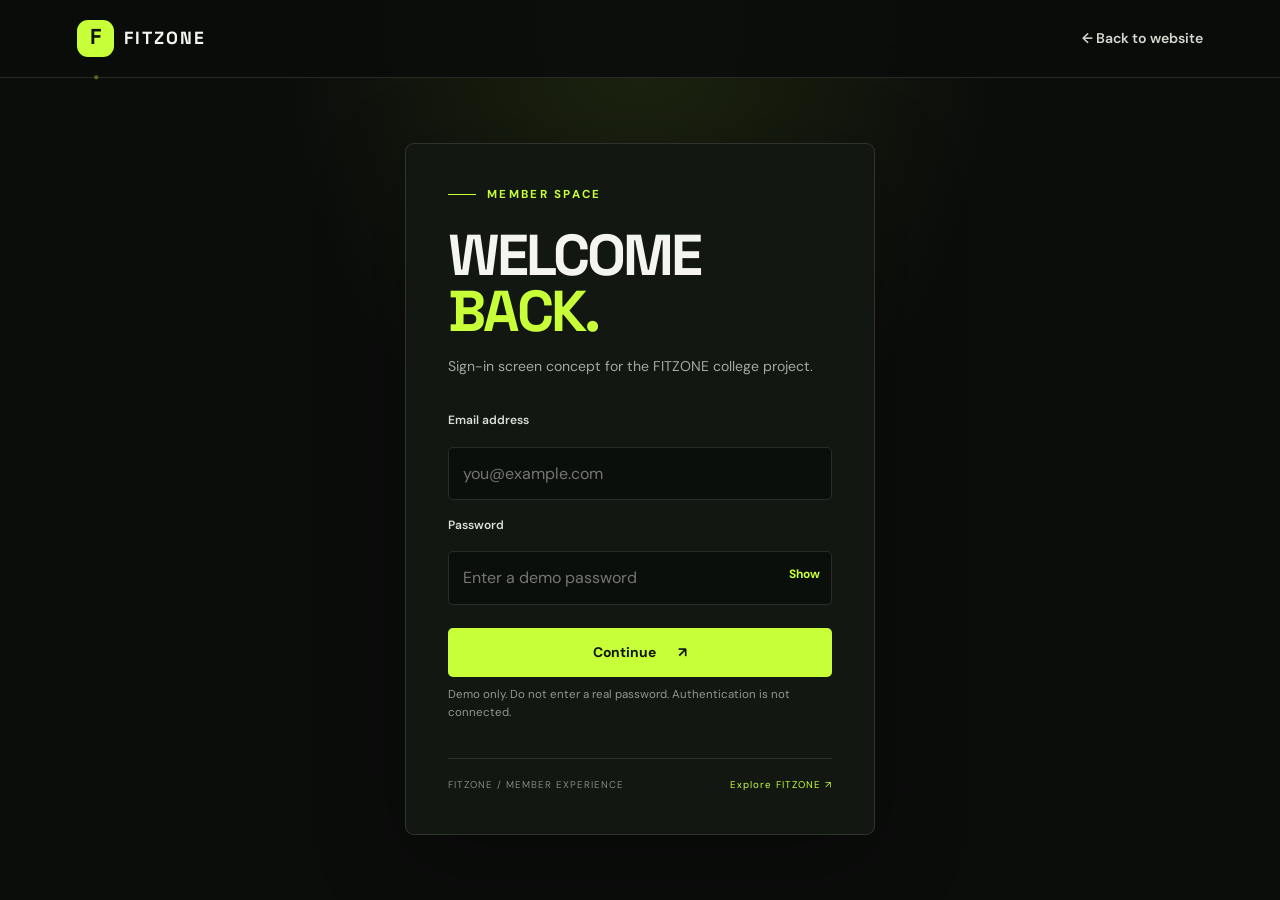
<file: login.html>
<!DOCTYPE html>
<html lang="en">
<head>
  <meta charset="UTF-8"><meta name="viewport" content="width=device-width, initial-scale=1.0">
  <meta name="theme-color" content="#0b0d0b">
  <title>Member Login | FITZONE</title>
  <link rel="preconnect" href="https://fonts.googleapis.com"><link rel="preconnect" href="https://fonts.gstatic.com" crossorigin>
  <link href="https://fonts.googleapis.com/css2?family=DM+Sans:wght@400;500;600;700&family=Space+Grotesk:wght@500;600;700&display=swap" rel="stylesheet">
  <link rel="stylesheet" href="style.css">
</head>
<body class="login-page">
  <header class="site-header"><nav class="site-nav container" aria-label="Main navigation">
    <a class="brand" href="index.html"><span class="brand-mark">F<span>.</span></span><span>FITZONE</span></a>
    <a class="login-home-link" href="index.html">← Back to website</a>
  </nav></header>
  <main class="login-main">
    <section class="login-card">
      <p class="eyebrow"><span class="eyebrow-line"></span> MEMBER SPACE</p>
      <h1>WELCOME<br><span>BACK.</span></h1>
      <p class="login-intro">Sign-in screen concept for the FITZONE college project.</p>
      <form class="login-form" id="login-form">
        <label for="login-email">Email address</label>
        <input id="login-email" name="email" type="email" placeholder="you@example.com" autocomplete="email" required>
        <label for="login-password">Password</label>
        <div class="password-wrap"><input id="login-password" name="password" type="password" placeholder="Enter a demo password" autocomplete="current-password" required><button type="button" class="show-password" id="toggle-password" aria-label="Show password" aria-pressed="false">Show</button></div>
        <button class="btn btn-primary login-submit" type="submit">Continue <span>↗</span></button>
        <p class="form-note" id="login-status" role="status" aria-live="polite">Demo only. Do not enter a real password. Authentication is not connected.</p>
      </form>
      <div class="login-bottom"><span>FITZONE / MEMBER EXPERIENCE</span><a href="index.html">Explore FITZONE ↗</a></div>
    </section>
  </main>
  <script src="script.js"></script>
</body>
</html>
</file>
<file: style.css>
/* FITZONE — responsive college project website */
:root{--bg:#0b0d0b;--panel:#141814;--panel-2:#1b211b;--text:#f4f5ef;--muted:#a4aaa0;--line:rgba(255,255,255,.12);--accent:#c7ff38;--accent-dark:#9ecb25;--font-body:"DM Sans",Arial,sans-serif;--font-display:"Space Grotesk",Arial,sans-serif}
*{box-sizing:border-box;margin:0;padding:0}
html{scroll-behavior:smooth;scroll-padding-top:88px}
body{background:var(--bg);color:var(--text);font-family:var(--font-body);line-height:1.6}
a{color:inherit;text-decoration:none}
button,input,textarea,select{font:inherit}
button,a{-webkit-tap-highlight-color:transparent}
img{display:block;max-width:100%}
.container{width:min(1180px,88%);margin-inline:auto}
.site-header{height:78px;position:sticky;top:0;z-index:50;background:rgba(11,13,11,.9);border-bottom:1px solid var(--line);backdrop-filter:blur(18px)}
.site-nav{height:100%;display:flex;align-items:center;justify-content:space-between;gap:24px}
.brand{display:inline-flex;align-items:center;gap:10px;font-family:var(--font-display);font-size:1.1rem;font-weight:700;letter-spacing:2px}
.brand-mark{width:37px;height:37px;display:grid;place-items:center;border-radius:11px;background:var(--accent);color:#10140b;font-size:1.35rem;font-weight:700;letter-spacing:-2px}
.brand-mark span{color:#526d18}
.nav-links{display:flex;align-items:center;gap:30px}
.nav-links a,.login-home-link{font-size:.88rem;color:#d4d9d0;font-weight:600;transition:color .2s}
.nav-links a:hover,.login-home-link:hover{color:var(--accent)}
.nav-links .nav-login{padding:10px 15px;border:1px solid rgba(199,255,56,.5);border-radius:6px;color:var(--accent)}
.nav-login span{margin-left:8px}
.nav-toggle{display:none;background:none;border:0;color:white}
.hero{min-height:670px;min-height:min(790px,calc(100svh - 78px));position:relative;display:flex;align-items:center;overflow:hidden;background:url("https://images.unsplash.com/photo-1534438327276-14e5300c3a48?w=2000&auto=format&fit=crop&q=90") center/cover no-repeat}
.hero-overlay{position:absolute;inset:0;background:linear-gradient(90deg,rgba(7,10,7,.97) 0%,rgba(7,10,7,.82) 43%,rgba(7,10,7,.18) 100%),linear-gradient(0deg,rgba(7,10,7,.55),transparent 45%)}
.hero-content{position:relative;z-index:1;padding-block:100px}
.eyebrow{display:flex;align-items:center;gap:11px;color:var(--accent);font-size:.72rem;font-weight:700;letter-spacing:2.3px}
.eyebrow-line{width:28px;height:1px;background:var(--accent);display:inline-block}
.hero h1,.section-heading h2,.membership-layout h2,.contact-copy h2,.login-card h1{font-family:var(--font-display);font-weight:700;letter-spacing:-3px;line-height:.98}
.hero h1{font-size:clamp(4rem,9vw,7.7rem);margin:25px 0 23px}
.hero h1 span,.section-heading h2 span,.membership-layout h2 span,.contact-copy h2 span,.login-card h1 span{color:var(--accent)}
.hero-copy{max-width:480px;color:#c1c7bd;font-size:1.05rem;line-height:1.8}
.hero-actions{display:flex;gap:13px;flex-wrap:wrap;margin-top:32px}
.btn{min-height:49px;padding:0 21px;display:inline-flex;align-items:center;justify-content:center;gap:22px;border:1px solid transparent;border-radius:5px;font-weight:700;font-size:.87rem;cursor:pointer;transition:transform .2s,background .2s,border-color .2s}
.btn:hover{transform:translateY(-2px)}
.btn-primary{background:var(--accent);color:#11170a}
.btn-primary:hover{background:#d6ff70}
.btn-ghost{border-color:rgba(255,255,255,.38);color:white;background:rgba(0,0,0,.18)}
.btn-ghost:hover{border-color:var(--accent);color:var(--accent)}
.hero-note{margin-top:70px;color:#d1d5cd;font-size:.66rem;font-weight:700;letter-spacing:2px}
.pulse-dot{display:inline-block;width:7px;height:7px;background:var(--accent);border-radius:50%;margin-right:9px;box-shadow:0 0 0 5px rgba(199,255,56,.13)}
.hero-side-label{position:absolute;right:5%;bottom:40px;writing-mode:vertical-rl;color:rgba(255,255,255,.55);font-size:.62rem;letter-spacing:2px}
.stats-strip{background:var(--accent);color:#10150a}
.stats-grid{min-height:112px;display:grid;grid-template-columns:repeat(4,1fr);align-items:center}
.stats-grid div{display:flex;flex-direction:column;padding-left:28px;border-left:1px solid rgba(10,20,0,.2)}
.stats-grid div:first-child{padding-left:0;border:0}
.stats-grid strong{font-family:var(--font-display);font-size:1.7rem;line-height:1.2}
.stats-grid span{font-size:.72rem;font-weight:600;opacity:.75}
.section{padding-block:112px}
.section-heading{display:flex;align-items:flex-end;justify-content:space-between;gap:40px;margin-bottom:48px}
.section-heading h2,.membership-layout h2,.contact-copy h2{font-size:clamp(2.7rem,5vw,4.5rem);margin-top:19px}
.section-description{max-width:370px;color:var(--muted);font-size:.94rem;line-height:1.8;padding-bottom:5px}
.program-grid{display:grid;grid-template-columns:1.25fr 1fr 1fr;gap:18px}
.program-card{height:420px;position:relative;overflow:hidden;background:var(--panel);border-radius:8px}
.program-card-large{height:470px}
.program-card img{width:100%;height:100%;object-fit:cover;transition:transform .7s}
.program-card:hover img{transform:scale(1.06)}
.program-shade{position:absolute;inset:0;background:linear-gradient(0deg,rgba(5,8,5,.95),rgba(5,8,5,.05) 75%)}
.program-content{position:absolute;inset:auto 27px 27px}
.card-index{font-size:.65rem;letter-spacing:2px;color:var(--accent);font-weight:700}
.program-content h3{font-family:var(--font-display);font-size:2rem;line-height:1.08;margin:10px 0}
.program-content p{max-width:280px;color:#c3c9bf;font-size:.83rem;line-height:1.65}
.circle-link{position:absolute;right:0;bottom:0;width:42px;height:42px;display:grid;place-items:center;border:1px solid rgba(199,255,56,.7);border-radius:50%;color:var(--accent);font-size:1.2rem;transition:background .2s,color .2s}
.circle-link:hover{background:var(--accent);color:#10150a}
.coach-section{padding:108px 0;background:#111511;border-block:1px solid var(--line)}
.section-heading-light{margin-bottom:43px}
.coach-grid{display:grid;grid-template-columns:repeat(3,1fr);gap:20px}
.coach-card{padding:12px;background:#191e19;border:1px solid var(--line);border-radius:7px;cursor:pointer;transition:border-color .25s,transform .25s,background .25s;outline:none}
.coach-card:hover,.coach-card:focus-visible,.coach-card.selected{border-color:var(--accent);transform:translateY(-4px);background:#1d241b}
.coach-image{height:275px;overflow:hidden;border-radius:4px;background:#242a22}
.coach-image img{width:100%;height:100%;object-fit:cover;transition:transform .5s}
.coach-card:hover img,.coach-card.selected img{transform:scale(1.04)}
.coach-details{display:flex;align-items:center;justify-content:space-between;padding:20px 8px 5px}
.coach-details div span{color:var(--accent);font-size:.62rem;letter-spacing:1.6px;font-weight:700}
.coach-details h3{font-family:var(--font-display);font-size:1.35rem;margin-top:4px}
.coach-arrow{color:var(--accent);font-size:1.4rem}
.coach-bio{padding:0 8px 14px;color:var(--muted);font-size:.82rem;line-height:1.7}
.coach-hint,.schedule-note{margin-top:17px;color:#7f887c;font-size:.72rem}
.schedule-panel{border:1px solid var(--line);border-radius:8px;background:#111511;overflow:hidden}
.day-tabs{display:flex;gap:0;border-bottom:1px solid var(--line);padding:0 25px}
.day-tab{padding:19px 24px;background:none;border:0;border-bottom:2px solid transparent;color:#899187;font-size:.72rem;font-weight:700;letter-spacing:1.5px;cursor:pointer}
.day-tab.active{color:var(--accent);border-color:var(--accent)}
.schedule-list{padding:5px 30px}
.schedule-row{display:grid;grid-template-columns:130px 1fr auto;align-items:center;gap:20px;padding:23px 0;border-bottom:1px solid var(--line)}
.schedule-row:last-child{border-bottom:0}
.schedule-time{font-family:var(--font-display);font-size:.9rem;color:var(--accent)}
.schedule-row h3{font-family:var(--font-display);font-size:1.1rem}
.schedule-row p{font-size:.78rem;color:var(--muted);margin-top:3px}
.schedule-level{font-size:.62rem;letter-spacing:1px;color:#b4bdb0;border:1px solid var(--line);border-radius:30px;padding:6px 10px}
.schedule-note{padding:0 30px 20px}
.membership-section{padding:110px 0;background:#c7ff38;color:#10150a}
.membership-layout{display:grid;grid-template-columns:.85fr 1.15fr;gap:80px;align-items:center}
.membership-layout .eyebrow{color:#344717}
.membership-layout .eyebrow-line{background:#344717}
.membership-layout h2 span{color:#455d1c}
.membership-layout .section-description{color:#3e4c2d;margin-top:22px}
.plans{border-top:1px solid rgba(16,21,10,.24)}
.plan-card{display:grid;grid-template-columns:45px 1fr 40px;align-items:center;gap:18px;padding:23px 0;border-bottom:1px solid rgba(16,21,10,.24)}
.plan-number{font-size:.7rem;font-weight:700;opacity:.65}
.plan-card h3{font-family:var(--font-display);font-size:1.25rem}
.plan-card p{font-size:.8rem;color:#43502f;margin-top:4px}
.plan-card>a{width:37px;height:37px;display:grid;place-items:center;border:1px solid rgba(16,21,10,.4);border-radius:50%;font-size:1.15rem;transition:background .2s}
.plan-card>a:hover{background:#10150a;color:var(--accent)}
.popular-label{font-size:.58rem;letter-spacing:1.5px;font-weight:800}
.plan-featured h3{margin-top:3px}
.faq-section{padding-block:105px}
.faq-list{max-width:790px;margin-left:auto;border-top:1px solid var(--line)}
.faq-list details{border-bottom:1px solid var(--line);padding:21px 0}
.faq-list summary{list-style:none;display:flex;justify-content:space-between;gap:20px;cursor:pointer;font-family:var(--font-display);font-size:1.03rem;font-weight:600}
.faq-list summary::-webkit-details-marker{display:none}
.faq-list summary span{color:var(--accent);font-size:1.3rem;transition:transform .2s}
.faq-list details[open] summary span{transform:rotate(45deg)}
.faq-list details p{max-width:650px;color:var(--muted);font-size:.87rem;line-height:1.8;padding:13px 35px 0 0}
.contact-section{padding:105px 0;background:#121712;border-top:1px solid var(--line)}
.contact-layout{display:grid;grid-template-columns:.85fr 1.15fr;gap:85px}
.contact-copy h2{margin-bottom:20px}
.contact-copy>p:not(.eyebrow){max-width:400px;color:var(--muted);font-size:.9rem;line-height:1.8}
.contact-detail{display:flex;flex-direction:column;margin-top:25px;gap:4px}
.contact-detail span{color:var(--accent);font-size:.62rem;font-weight:700;letter-spacing:1.8px}
.contact-detail strong{font-size:.83rem;font-weight:500;color:#dce1d7}
.contact-form{display:flex;flex-direction:column;gap:10px}
.form-row{display:grid;grid-template-columns:1fr 1fr;gap:15px}
.contact-form label,.login-form label{font-size:.75rem;color:#dbe0d7;font-weight:600;margin-top:7px}
.contact-form input,.contact-form textarea,.contact-form select,.login-form input{width:100%;margin-top:7px;padding:13px 14px;border:1px solid var(--line);border-radius:5px;background:#0b0f0b;color:var(--text);outline:none}
.contact-form input:focus,.contact-form textarea:focus,.contact-form select:focus,.login-form input:focus{border-color:var(--accent);box-shadow:0 0 0 3px rgba(199,255,56,.1)}
.contact-form textarea{resize:vertical;min-height:115px}
.contact-form select{color:#cbd2c6}
.form-submit{align-self:flex-start;margin-top:10px}
.form-note{min-height:22px;color:#8f998b;font-size:.72rem;line-height:1.6}
.form-note.status-success{color:var(--accent)}
.site-footer{padding:25px 0;border-top:1px solid var(--line);background:#0a0d0a}
.footer-inner{display:flex;align-items:center;justify-content:space-between;gap:20px}
.footer-inner>p,.footer-inner>span{color:#858e81;font-size:.62rem;letter-spacing:1.2px}
.footer-inner .brand{font-size:.9rem}
.footer-inner .brand-mark{width:30px;height:30px;font-size:1.05rem}
.login-page{min-height:100vh;background:radial-gradient(ellipse at 50% 0%,rgba(199,255,56,.1),transparent 40%),var(--bg)}
.login-main{min-height:calc(100vh - 78px);display:grid;place-items:center;padding:55px 6%}
.login-card{width:min(470px,100%);padding:42px;border:1px solid var(--line);border-radius:9px;background:#121712;box-shadow:0 25px 90px rgba(0,0,0,.3)}
.login-card h1{font-size:3.6rem;margin:23px 0 15px}
.login-intro{color:var(--muted);font-size:.88rem;margin-bottom:27px}
.login-form{display:flex;flex-direction:column;gap:9px}
.password-wrap{position:relative}
.password-wrap input{padding-right:70px}
.show-password{position:absolute;right:12px;top:50%;transform:translateY(-50%);border:0;background:none;color:var(--accent);font-size:.75rem;font-weight:700;cursor:pointer}
.login-submit{width:100%;margin-top:14px}
.login-bottom{display:flex;justify-content:space-between;gap:15px;margin-top:35px;padding-top:18px;border-top:1px solid var(--line);font-size:.61rem;letter-spacing:1px;color:#828c7e}
.login-bottom a{color:var(--accent)}
:focus-visible{outline:2px solid var(--accent);outline-offset:3px}
@media(max-width:900px){.nav-links{gap:17px}.nav-links a{font-size:.8rem}.program-grid{grid-template-columns:1fr 1fr}.program-card-large{grid-column:span 2;height:420px}.membership-layout,.contact-layout{gap:45px}.coach-image{height:220px}}
@media(max-width:700px){.container{width:88%}.site-header{height:70px}.nav-toggle{display:flex;flex-direction:column;gap:5px;padding:10px}.nav-toggle span{width:23px;height:2px;background:var(--text);transition:transform .2s}.nav-toggle[aria-expanded=true] span:first-child{transform:translateY(7px) rotate(45deg)}.nav-toggle[aria-expanded=true] span:nth-child(2){opacity:0}.nav-toggle[aria-expanded=true] span:last-child{transform:translateY(-7px) rotate(-45deg)}.nav-links{display:none;position:absolute;top:69px;left:0;right:0;padding:14px 6% 22px;background:#0b0d0b;border-bottom:1px solid var(--line);align-items:stretch;flex-direction:column;gap:0}.nav-links.is-open{display:flex}.nav-links a{padding:13px 0;font-size:.9rem}.nav-links .nav-login{align-self:flex-start;padding:9px 14px;margin-top:7px}.hero{min-height:680px;background-position:58% center}.hero-overlay{background:linear-gradient(90deg,rgba(7,10,7,.94),rgba(7,10,7,.55)),linear-gradient(0deg,rgba(7,10,7,.55),transparent)}.hero-content{padding-block:85px}.hero h1{font-size:clamp(3.5rem,14vw,5.5rem);letter-spacing:-2px}.hero-copy{font-size:.95rem}.hero-note{margin-top:55px;font-size:.58rem}.hero-side-label{display:none}.stats-grid{grid-template-columns:1fr 1fr;padding-block:20px;gap:18px}.stats-grid div{padding-left:16px}.stats-grid div:nth-child(3){padding-left:0;border:0}.stats-grid strong{font-size:1.4rem}.section,.coach-section,.membership-section,.contact-section{padding-block:76px}.section-heading{display:block;margin-bottom:32px}.section-heading h2,.membership-layout h2,.contact-copy h2{font-size:3.1rem}.section-description{margin-top:20px}.program-grid{grid-template-columns:1fr}.program-card,.program-card-large{height:390px;grid-column:auto}.coach-grid{grid-template-columns:1fr;gap:15px}.coach-image{height:300px}.schedule-row{grid-template-columns:90px 1fr;gap:10px;padding:18px 0}.schedule-level{grid-column:2;justify-self:start}.day-tabs{padding:0 8px;justify-content:space-around}.day-tab{padding:16px 13px}.schedule-list{padding:5px 18px}.schedule-note{padding:0 18px 18px}.membership-layout,.contact-layout{grid-template-columns:1fr;gap:38px}.faq-list{margin:0}.form-row{grid-template-columns:1fr;gap:5px}.footer-inner{flex-direction:column;align-items:flex-start}.footer-inner>p{order:3}.login-main{min-height:calc(100vh - 70px)}.login-card{padding:30px 23px}.login-card h1{font-size:3.1rem}}
@media(prefers-reduced-motion:reduce){html{scroll-behavior:auto}*,*::before,*::after{animation-duration:.01ms!important;transition-duration:.01ms!important;scroll-behavior:auto!important}}
</file>
